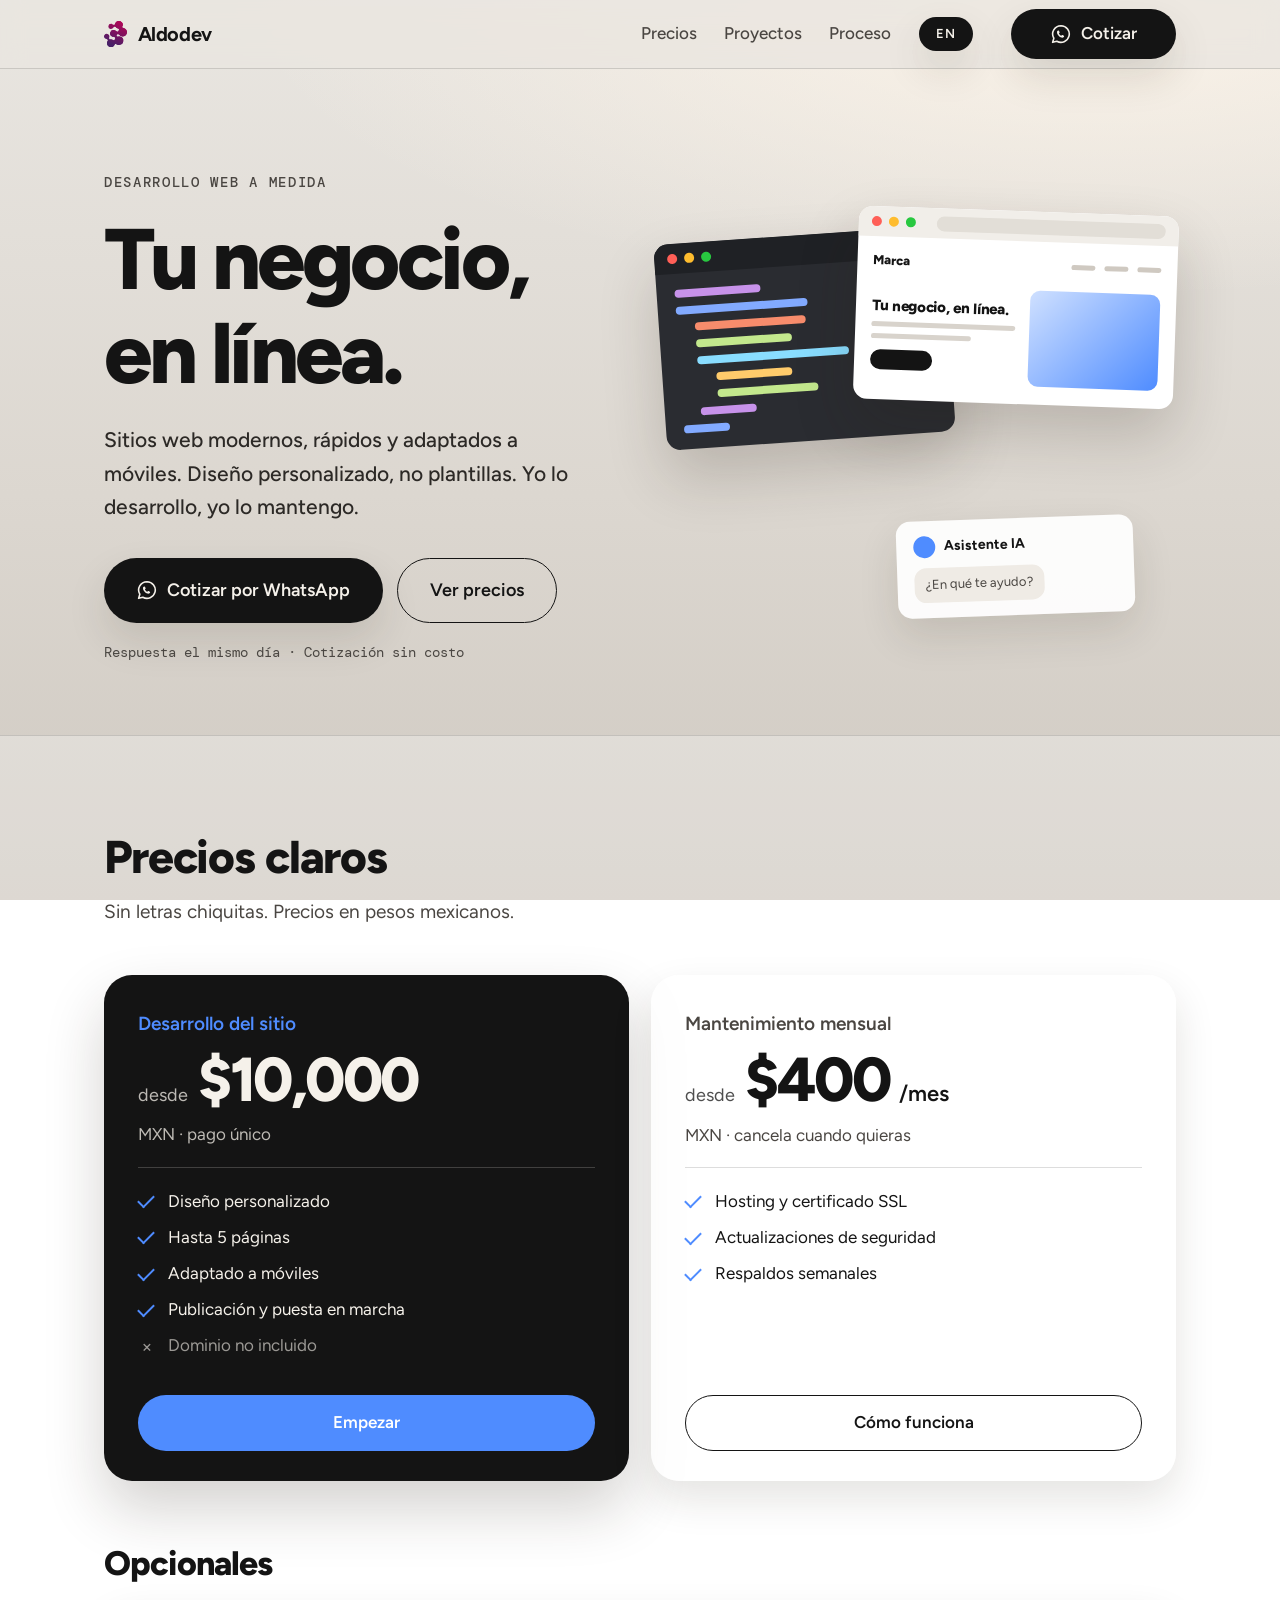
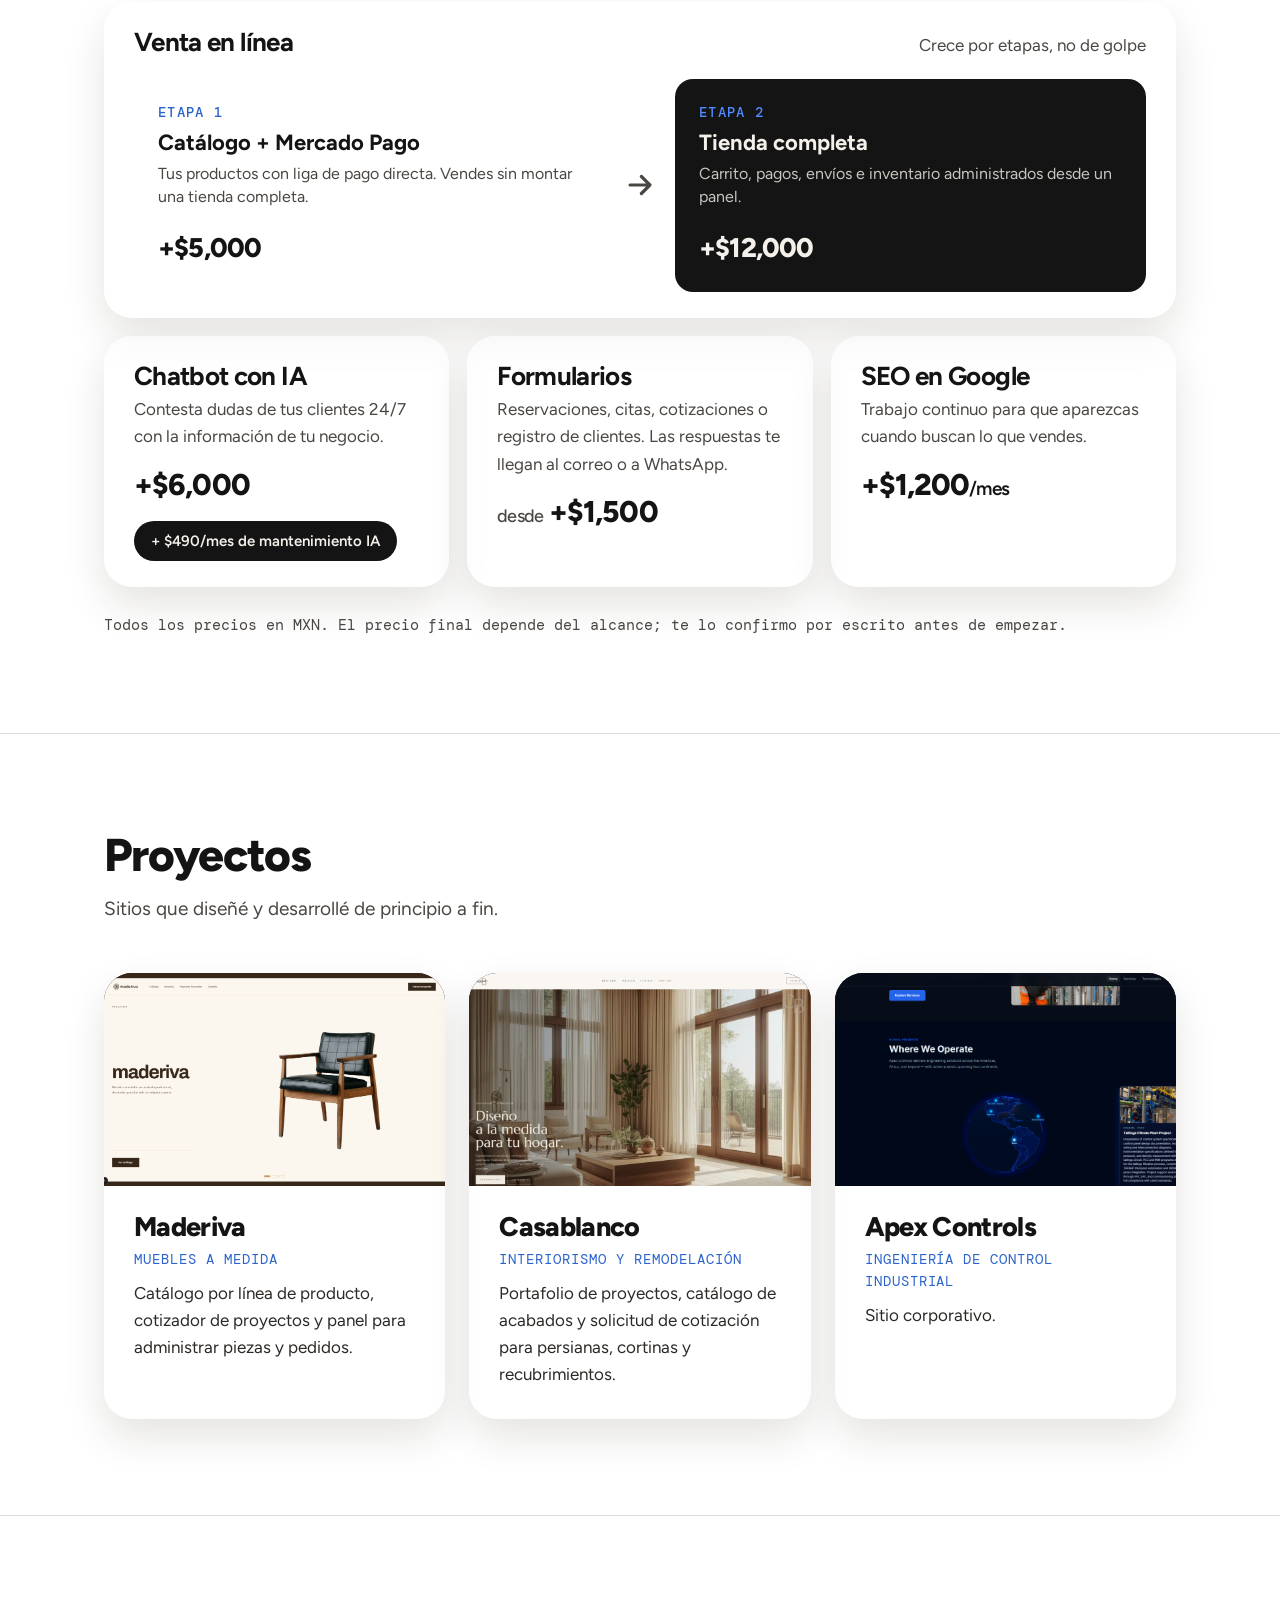
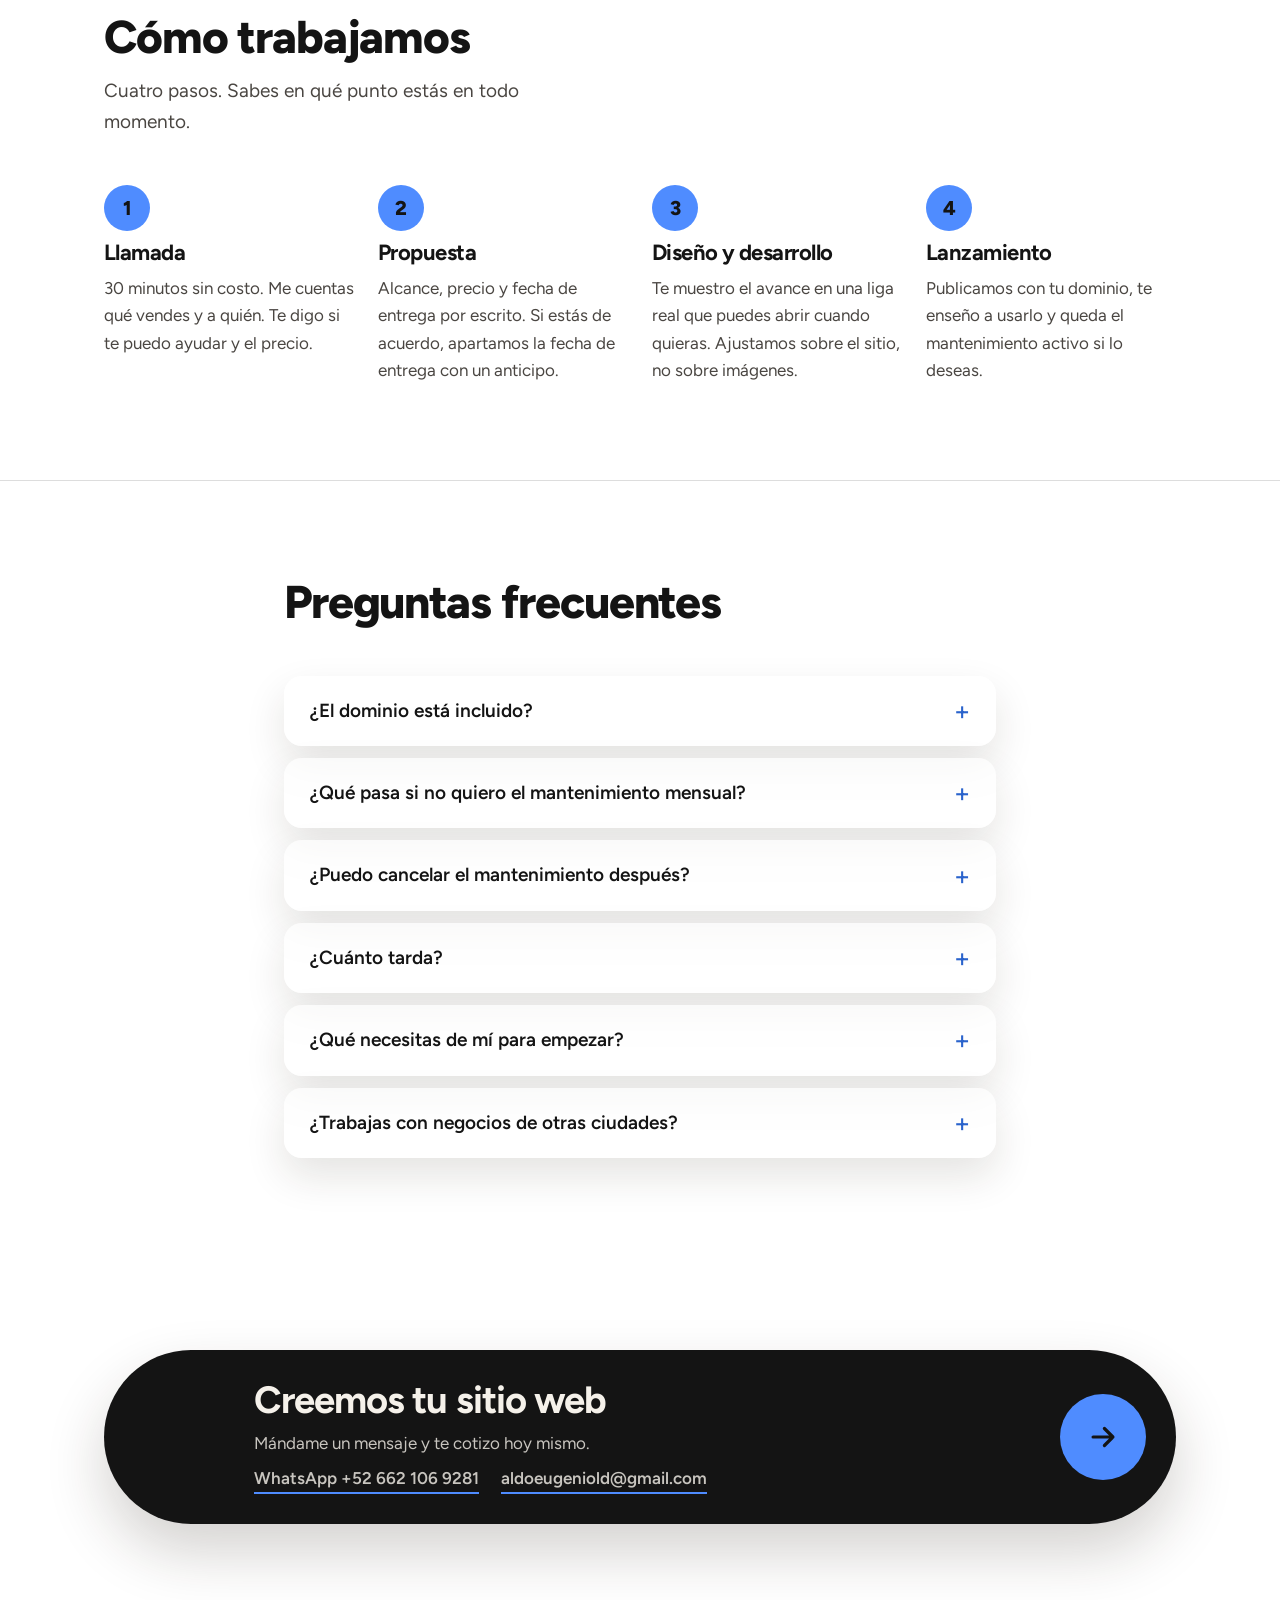
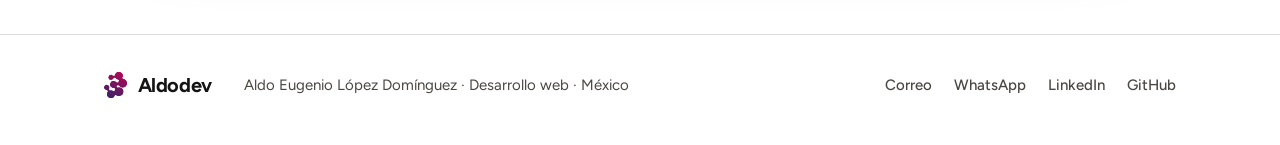
<file: index.html>
<!doctype html>
<html lang="es-MX">
<head>
<meta charset="utf-8">
<meta name="viewport" content="width=device-width, initial-scale=1">

<title>Aldodev — Desarrollo web profesional para negocios | Aldo López</title>
<meta name="description" content="Sitios web modernos, rápidos y adaptados a móviles para negocios en México. Desarrollo desde $10,000 MXN, mantenimiento desde $400 al mes. Tienda en línea, chatbot con IA y SEO.">
<link rel="canonical" href="https://aldoeugenio.dev/">

<meta name="theme-color" content="#e9e6e1">
<link rel="icon" type="image/svg+xml" href="assets/3dberry-icon.svg">
<link rel="alternate icon" href="assets/favicon.ico">

<meta property="og:type" content="website">
<meta property="og:locale" content="es_MX">
<meta property="og:site_name" content="Aldodev">
<meta property="og:url" content="https://aldoeugenio.dev/">
<meta property="og:title" content="Desarrollo web profesional para negocios — Aldodev">
<meta property="og:description" content="Sitios modernos, rápidos y adaptados a móviles. Desde $10,000 MXN. Tienda en línea, chatbot con IA y SEO.">
<meta name="twitter:card" content="summary_large_image">

<link rel="preconnect" href="https://fonts.googleapis.com">
<link rel="preconnect" href="https://fonts.gstatic.com" crossorigin>
<link href="https://fonts.googleapis.com/css2?family=Figtree:wght@400;500;600;700;800&family=DM+Mono:wght@400;500&display=swap" rel="stylesheet">
<link rel="stylesheet" href="assets/site.css">
</head>

<body>

<a class="skip" href="#contenido" data-i18n="skip">Ir al contenido</a>

<header class="site-head">
  <div class="wrap head-inner">
    <a class="brand" href="/">
      <img class="brand-mark" src="assets/3dberry-icon.svg" alt="" width="140" height="162">
      Aldodev
    </a>
    <nav class="head-nav" data-i18n-aria="nav.aria" aria-label="Secciones">
      <a href="#precios" data-i18n="nav.precios">Precios</a>
      <a href="#proyectos" data-i18n="nav.proyectos">Proyectos</a>
      <a href="#proceso" data-i18n="nav.proceso">Proceso</a>
    </nav>

    <button class="lang-btn" id="langBtn" type="button" aria-label="Switch to English">
      <span class="lang-stack" aria-hidden="true">
        <span>EN</span>
        <span>ES</span>
      </span>
    </button>

    <a class="btn btn-wa head-cta" data-wa href="https://wa.me/5216621069281?text=Hola%20Aldo%2C%20quiero%20cotizar%20un%20sitio%20web" target="_blank" rel="noopener">
      <svg class="ico" viewBox="0 0 24 24" aria-hidden="true"><path d="M12 2a10 10 0 0 0-8.6 15.1L2 22l5-1.3A10 10 0 1 0 12 2Z" fill="none" stroke="currentColor" stroke-width="1.9" stroke-linejoin="round"/><path d="M8.6 7.9c.3-.1.6 0 .8.3l.9 1.5c.1.3.1.6-.1.8l-.5.6c-.2.2-.2.4-.1.6.5 1 1.3 1.8 2.3 2.3.2.1.5.1.6-.1l.6-.5c.2-.2.5-.2.8-.1l1.5.9c.3.2.4.5.3.8-.2.8-1 1.4-1.9 1.4-2.9 0-6.6-3.7-6.6-6.6 0-.9.6-1.7 1.4-1.9Z" fill="currentColor"/></svg>
      <span data-i18n="cta.cotizar">Cotizar</span>
    </a>
  </div>
</header>

<main id="contenido">

  <section class="hero">
    <div class="wrap hero-inner">
      <div class="hero-copy">
        <p class="eyebrow" data-i18n="hero.eyebrow">Desarrollo web a medida</p>
        <h1 data-i18n-html="hero.h1">Tu negocio,<br>en línea.</h1>
        <p class="lede" data-i18n="hero.lede">
          Sitios web modernos, rápidos y adaptados a móviles.
          Diseño personalizado, no plantillas. Yo lo desarrollo, yo lo mantengo.
        </p>
        <div class="hero-actions">
          <a class="btn btn-wa btn-lg" data-wa href="https://wa.me/5216621069281?text=Hola%20Aldo%2C%20quiero%20cotizar%20un%20sitio%20web" target="_blank" rel="noopener">
            <svg class="ico" viewBox="0 0 24 24" aria-hidden="true"><path d="M12 2a10 10 0 0 0-8.6 15.1L2 22l5-1.3A10 10 0 1 0 12 2Z" fill="none" stroke="currentColor" stroke-width="1.9" stroke-linejoin="round"/><path d="M8.6 7.9c.3-.1.6 0 .8.3l.9 1.5c.1.3.1.6-.1.8l-.5.6c-.2.2-.2.4-.1.6.5 1 1.3 1.8 2.3 2.3.2.1.5.1.6-.1l.6-.5c.2-.2.5-.2.8-.1l1.5.9c.3.2.4.5.3.8-.2.8-1 1.4-1.9 1.4-2.9 0-6.6-3.7-6.6-6.6 0-.9.6-1.7 1.4-1.9Z" fill="currentColor"/></svg>
            <span data-i18n="hero.wa">Cotizar por WhatsApp</span>
          </a>
          <a class="btn btn-ghost btn-lg" href="#precios" data-i18n="hero.precios">Ver precios</a>
        </div>
        <p class="hero-note" data-i18n="hero.note">Respuesta el mismo día · Cotización sin costo</p>
      </div>

      <div class="mockup" aria-hidden="true">
        <div class="mk mk-code">
          <div class="mk-bar"><i></i><i></i><i></i></div>
          <div class="mk-lines">
            <span style="--w:34%;--c:#c792ea"></span><span style="--w:52%;--c:#82aaff"></span>
            <span style="--w:44%;--c:#f78c6c;--i:1"></span><span style="--w:38%;--c:#c3e88d;--i:1"></span>
            <span style="--w:60%;--c:#89ddff;--i:1"></span>
            <span style="--w:30%;--c:#ffcb6b;--i:2"></span><span style="--w:40%;--c:#c3e88d;--i:2"></span>
            <span style="--w:22%;--c:#c792ea;--i:1"></span><span style="--w:18%;--c:#82aaff"></span>
          </div>
        </div>
        <div class="mk mk-site">
          <div class="mk-bar light"><i></i><i></i><i></i><u></u></div>
          <div class="mk-site-body">
            <div class="mk-nav"><b data-i18n="mk.marca">Marca</b><span><i></i><i></i><i></i></span></div>
            <div class="mk-hero">
              <div class="mk-hero-copy">
                <strong data-i18n="mk.hero">Tu negocio, en línea.</strong>
                <span></span><span class="short"></span>
                <em></em>
              </div>
              <div class="mk-hero-img"></div>
            </div>
          </div>
        </div>
        <div class="mk mk-chat">
          <div class="mk-chat-head"><span class="dot"></span><b data-i18n="mk.ia">Asistente IA</b></div>
          <p data-i18n="mk.ayuda">¿En qué te ayudo?</p>
        </div>
      </div>
    </div>
  </section>

  <section id="precios" class="section section-alt">
    <div class="wrap">
      <header class="sec-head">
        <h2 data-i18n="precios.h2">Precios claros</h2>
        <p data-i18n="precios.sub">Sin letras chiquitas. Precios en pesos mexicanos.</p>
      </header>

      <div class="price-grid">
        <article class="price price-dark">
          <p class="price-kicker" data-i18n="p1.kicker">Desarrollo del sitio</p>
          <p class="price-amount"><span class="from" data-i18n="from">desde</span><b>$10,000</b></p>
          <p class="price-unit" data-i18n="p1.unit">MXN · pago único</p>
          <ul class="ticks">
            <li data-i18n="p1.t1">Diseño personalizado</li>
            <li data-i18n="p1.t2">Hasta 5 páginas</li>
            <li data-i18n="p1.t3">Adaptado a móviles</li>
            <li data-i18n="p1.t4">Publicación y puesta en marcha</li>
            <li class="tick-no" data-i18n="p1.t5">Dominio no incluido</li>
          </ul>
          <a class="btn btn-accent btn-block" data-wa href="https://wa.me/5216621069281?text=Hola%20Aldo%2C%20me%20interesa%20el%20desarrollo%20de%20un%20sitio%20web" target="_blank" rel="noopener" data-i18n="p1.btn">Empezar</a>
        </article>

        <article class="price">
          <p class="price-kicker" data-i18n="p2.kicker">Mantenimiento mensual</p>
          <p class="price-amount"><span class="from" data-i18n="from">desde</span><b>$400</b><span class="per" data-i18n="per">/mes</span></p>
          <p class="price-unit" data-i18n="p2.unit">MXN · cancela cuando quieras</p>
          <ul class="ticks">
            <li data-i18n="p2.t1">Hosting y certificado SSL</li>
            <li data-i18n="p2.t2">Actualizaciones de seguridad</li>
            <li data-i18n="p2.t3">Respaldos semanales</li>
          </ul>
          <a class="btn btn-ghost btn-block" href="#faq" data-i18n="p2.btn">Cómo funciona</a>
        </article>
      </div>

      <h3 class="opt-title" data-i18n="opt.title">Opcionales</h3>

      <article class="opt opt-wide">
        <header class="opt-head">
          <h4 data-i18n="venta.h4">Venta en línea</h4>
          <p data-i18n="venta.sub">Crece por etapas, no de golpe</p>
        </header>
        <div class="stages">
          <div class="stage">
            <p class="stage-tag" data-i18n="st1.tag">Etapa 1</p>
            <p class="stage-name" data-i18n="st1.name">Catálogo + Mercado Pago</p>
            <p class="stage-desc" data-i18n="st1.desc">Tus productos con liga de pago directa. Vendes sin montar una tienda completa.</p>
            <p class="stage-price">+$5,000</p>
          </div>
          <div class="stage-arrow" aria-hidden="true">
            <svg viewBox="0 0 24 24"><path d="M5 12h14M13 6l6 6-6 6" fill="none" stroke="currentColor" stroke-width="2.25" stroke-linecap="round" stroke-linejoin="round"/></svg>
          </div>
          <div class="stage stage-dark">
            <p class="stage-tag" data-i18n="st2.tag">Etapa 2</p>
            <p class="stage-name" data-i18n="st2.name">Tienda completa</p>
            <p class="stage-desc" data-i18n="st2.desc">Carrito, pagos, envíos e inventario administrados desde un panel.</p>
            <p class="stage-price">+$12,000</p>
          </div>
        </div>
      </article>

      <div class="opt-grid">
        <article class="opt">
          <h4 data-i18n="chat.h4">Chatbot con IA</h4>
          <p class="opt-desc" data-i18n="chat.desc">Contesta dudas de tus clientes 24/7 con la información de tu negocio.</p>
          <p class="opt-price">+$6,000</p>
          <p class="pill" data-i18n="chat.pill">+ $490/mes de mantenimiento IA</p>
        </article>
        <article class="opt">
          <h4 data-i18n="form.h4">Formularios</h4>
          <p class="opt-desc" data-i18n="form.desc">Reservaciones, citas, cotizaciones o registro de clientes. Las respuestas te llegan al correo o a WhatsApp.</p>
          <p class="opt-price"><span class="from" data-i18n="from">desde</span> +$1,500</p>
        </article>
        <article class="opt">
          <h4 data-i18n="seo.h4">SEO en Google</h4>
          <p class="opt-desc" data-i18n="seo.desc">Trabajo continuo para que aparezcas cuando buscan lo que vendes.</p>
          <p class="opt-price">+$1,200<span class="per" data-i18n="per">/mes</span></p>
        </article>
      </div>

      <p class="price-foot" data-i18n="price.foot">Todos los precios en MXN. El precio final depende del alcance; te lo confirmo por escrito antes de empezar.</p>
    </div>
  </section>

  <section id="proyectos" class="section">
    <div class="wrap">
      <header class="sec-head">
        <h2 data-i18n="proy.h2">Proyectos</h2>
        <p data-i18n="proy.sub">Sitios que diseñé y desarrollé de principio a fin.</p>
      </header>

      <div class="work-grid">
        <article class="work">
          <img src="assets/maderiva.png" data-i18n-alt="mad.alt" alt="Sitio de Maderiva: catálogo de muebles a medida" width="2144" height="1294" loading="lazy" decoding="async">
          <div class="work-body">
            <h3>Maderiva</h3>
            <p class="work-kind" data-i18n="mad.kind">Muebles a medida</p>
            <p data-i18n="mad.desc">Catálogo por línea de producto, cotizador de proyectos y panel para administrar piezas y pedidos.</p>
          </div>
        </article>

        <article class="work">
          <img src="assets/casablanco.png" data-i18n-alt="cas.alt" alt="Sitio de Casablanco: interiorismo y remodelación" width="2055" height="1302" loading="lazy" decoding="async">
          <div class="work-body">
            <h3>Casablanco</h3>
            <p class="work-kind" data-i18n="cas.kind">Interiorismo y remodelación</p>
            <p data-i18n="cas.desc">Portafolio de proyectos, catálogo de acabados y solicitud de cotización para persianas, cortinas y recubrimientos.</p>
          </div>
        </article>

        <article class="work">
          <img src="assets/apex.png" data-i18n-alt="apx.alt" alt="Sitio de Apex Controls: ingeniería de control industrial" width="2052" height="1050" loading="lazy" decoding="async">
          <div class="work-body">
            <h3>Apex Controls</h3>
            <p class="work-kind" data-i18n="apx.kind">Ingeniería de control industrial</p>
            <p data-i18n="apx.desc">Sitio corporativo.</p>
          </div>
        </article>
      </div>
    </div>
  </section>

  <!-- ─────────── Proceso ─────────── -->
  <section id="proceso" class="section section-alt">
    <div class="wrap">
      <header class="sec-head">
        <h2 data-i18n="proc.h2">Cómo trabajamos</h2>
        <p data-i18n="proc.sub">Cuatro pasos. Sabes en qué punto estás en todo momento.</p>
      </header>

      <ol class="steps">
        <li>
          <span class="step-n">1</span>
          <h3 data-i18n="s1.h3">Llamada</h3>
          <p data-i18n="s1.p">30 minutos sin costo. Me cuentas qué vendes y a quién. Te digo si te puedo ayudar y el precio.</p>
        </li>
        <li>
          <span class="step-n">2</span>
          <h3 data-i18n="s2.h3">Propuesta</h3>
          <p data-i18n="s2.p">Alcance, precio y fecha de entrega por escrito. Si estás de acuerdo, apartamos la fecha de entrega con un anticipo.</p>
        </li>
        <li>
          <span class="step-n">3</span>
          <h3 data-i18n="s3.h3">Diseño y desarrollo</h3>
          <p data-i18n="s3.p">Te muestro el avance en una liga real que puedes abrir cuando quieras. Ajustamos sobre el sitio, no sobre imágenes.</p>
        </li>
        <li>
          <span class="step-n">4</span>
          <h3 data-i18n="s4.h3">Lanzamiento</h3>
          <p data-i18n="s4.p">Publicamos con tu dominio, te enseño a usarlo y queda el mantenimiento activo si lo deseas.</p>
        </li>
      </ol>
    </div>
  </section>

  <section id="faq" class="section">
    <div class="wrap wrap-narrow">
      <header class="sec-head">
        <h2 data-i18n="faq.h2">Preguntas frecuentes</h2>
      </header>

      <div class="faq">
        <details>
          <summary data-i18n="q1">¿El dominio está incluido?</summary>
          <p data-i18n="a1">No. El dominio se contrata aparte y se paga cada año directamente al proveedor, para que quede a tu nombre: es tuyo, no mío. Yo te ayudo a elegirlo, registrarlo y dejarlo apuntando a tu sitio, sin costo extra.</p>
        </details>
        <details>
          <summary data-i18n="q2">¿Qué pasa si no quiero el mantenimiento mensual?</summary>
          <p data-i18n="a2">El sitio es tuyo y te lo entrego funcionando. El mantenimiento cubre hosting, SSL, respaldos y actualizaciones de seguridad. Sin él, esas tareas quedan de tu lado.</p>
        </details>
        <details>
          <summary data-i18n="q3">¿Puedo cancelar el mantenimiento después?</summary>
          <p data-i18n="a3">Cuando quieras, sin penalización. Te entrego el sitio y sus respaldos para migrarlo a tu gusto.</p>
        </details>
        <details>
          <summary data-i18n="q4">¿Cuánto tarda?</summary>
          <p data-i18n="a4">Un sitio de hasta 5 páginas normalmente toma de 2 a 3 semanas, contando el tiempo de tus revisiones ( max 2 revisiones mayores). La fecha exacta va en la cotización.</p>
        </details>
        <details>
          <summary data-i18n="q5">¿Qué necesitas de mí para empezar?</summary>
          <p data-i18n="a5">Tu logo, fotos de tu producto o local, y los textos básicos de tu negocio. Si no tienes textos, los redactamos juntos en la llamada o puedo generarlos solo yo.</p>
        </details>
        <details>
          <summary data-i18n="q6">¿Trabajas con negocios de otras ciudades?</summary>
          <p data-i18n="a6">Sí. Todo el proceso funciona por WhatsApp y videollamada.</p>
        </details>
      </div>
    </div>
  </section>

  <section id="contacto" class="section cta-section">
    <div class="wrap">
      <div class="cta">
        <div class="cta-copy">
          <h2 data-i18n="cta.h2">Creemos tu sitio web</h2>
          <p data-i18n="cta.p">Mándame un mensaje y te cotizo hoy mismo.</p>
          <p class="cta-links">
            <a data-wa href="https://wa.me/5216621069281?text=Hola%20Aldo%2C%20quiero%20cotizar%20un%20sitio%20web" target="_blank" rel="noopener">WhatsApp +52 662 106 9281</a>
            <a data-mail href="mailto:aldoeugeniold@gmail.com?subject=Cotizaci%C3%B3n%20de%20sitio%20web">aldoeugeniold@gmail.com</a>
          </p>
        </div>
        <a class="cta-circle" data-wa href="https://wa.me/5216621069281?text=Hola%20Aldo%2C%20quiero%20cotizar%20un%20sitio%20web" target="_blank" rel="noopener" data-i18n-aria="wa.aria" aria-label="Escribir por WhatsApp">
          <svg viewBox="0 0 24 24" aria-hidden="true"><path d="M5 12h14M13 6l6 6-6 6" fill="none" stroke="currentColor" stroke-width="2.25" stroke-linecap="round" stroke-linejoin="round"/></svg>
        </a>
      </div>
    </div>
  </section>

</main>

<footer class="site-foot">
  <div class="wrap foot-inner">
    <span class="brand">
      <img class="brand-mark" src="assets/3dberry-icon.svg" alt="" width="140" height="162">
      Aldodev
    </span>
    <p class="foot-by" data-i18n="foot.by">Aldo Eugenio López Domínguez · Desarrollo web · México</p>
    <nav class="foot-nav" data-i18n-aria="foot.aria" aria-label="Enlaces">
      <a data-mail href="mailto:aldoeugeniold@gmail.com" data-i18n="foot.correo">Correo</a>
      <a href="https://wa.me/5216621069281" target="_blank" rel="noopener">WhatsApp</a>
      <a href="https://www.linkedin.com/in/aldo-eugenio-l%C3%B3pez-dom%C3%ADnguez-3b4a16b6/" target="_blank" rel="noopener">LinkedIn</a>
      <a href="https://github.com/aldoeuge" target="_blank" rel="noopener">GitHub</a>
    </nav>
  </div>
</footer>

<a class="wa-float" data-wa href="https://wa.me/5216621069281?text=Hola%20Aldo%2C%20quiero%20cotizar%20un%20sitio%20web" target="_blank" rel="noopener" data-i18n-aria="wa.aria" aria-label="Escribir por WhatsApp">
  <svg viewBox="0 0 24 24" aria-hidden="true"><path d="M12 2a10 10 0 0 0-8.6 15.1L2 22l5-1.3A10 10 0 1 0 12 2Z" fill="none" stroke="currentColor" stroke-width="1.9" stroke-linejoin="round"/><path d="M8.6 7.9c.3-.1.6 0 .8.3l.9 1.5c.1.3.1.6-.1.8l-.5.6c-.2.2-.2.4-.1.6.5 1 1.3 1.8 2.3 2.3.2.1.5.1.6-.1l.6-.5c.2-.2.5-.2.8-.1l1.5.9c.3.2.4.5.3.8-.2.8-1 1.4-1.9 1.4-2.9 0-6.6-3.7-6.6-6.6 0-.9.6-1.7 1.4-1.9Z" fill="currentColor"/></svg>
</a>

<script type="application/ld+json">
{
  "@context": "https://schema.org",
  "@type": "ProfessionalService",
  "name": "Aldodev",
  "alternateName": "Aldo López — Desarrollo Web",
  "url": "https://aldoeugenio.dev/",
  "email": "aldoeugeniold@gmail.com",
  "telephone": "+526621069281",
  "priceRange": "$$",
  "areaServed": { "@type": "Country", "name": "México" },
  "founder": { "@type": "Person", "name": "Aldo Eugenio López Domínguez" },
  "knowsLanguage": ["es", "en"],
  "description": "Desarrollo de sitios web profesionales, tiendas en línea, chatbots con IA y SEO para negocios en México.",
  "hasOfferCatalog": {
    "@type": "OfferCatalog",
    "name": "Servicios de desarrollo web",
    "itemListElement": [
      { "@type": "Offer", "priceCurrency": "MXN", "price": "10000", "itemOffered": { "@type": "Service", "name": "Desarrollo de sitio web" } },
      { "@type": "Offer", "priceCurrency": "MXN", "price": "400", "itemOffered": { "@type": "Service", "name": "Mantenimiento mensual" } },
      { "@type": "Offer", "priceCurrency": "MXN", "price": "5000", "itemOffered": { "@type": "Service", "name": "Catálogo con Mercado Pago" } },
      { "@type": "Offer", "priceCurrency": "MXN", "price": "12000", "itemOffered": { "@type": "Service", "name": "Tienda en línea completa" } },
      { "@type": "Offer", "priceCurrency": "MXN", "price": "6000", "itemOffered": { "@type": "Service", "name": "Chatbot con IA" } },
      { "@type": "Offer", "priceCurrency": "MXN", "price": "1500", "itemOffered": { "@type": "Service", "name": "Formularios de reservación, cita y cotización" } },
      { "@type": "Offer", "priceCurrency": "MXN", "price": "1200", "itemOffered": { "@type": "Service", "name": "SEO mensual" } }
    ]
  }
}
</script>

<script src="assets/i18n.js" defer></script>

</body>
</html>
</file>
<file: assets/site.css>
:root {
  --ink: #141414;
  --ink-2: #2c2926;
  --ink-3: #4a4642;
  --paper: #e9e6e1;
  --paper-2: #dcd7d0;
  --paper-3: #cfc9c1;
  --cream: #fbf3e8;
  --card: rgba(255, 255, 255, .7);
  --card-solid: #fff;
  --accent: #4f8cff;
  --accent-soft: #cfe0ff;
  --accent-text: #2a63cc;
  --wa: #25d366;
  --line: rgba(20, 20, 20, .14);
  --radius: 28px;
  --radius-sm: 18px;
  --shadow: 0 18px 40px rgba(40, 30, 20, .12);
  --shadow-lg: 0 28px 60px rgba(40, 30, 20, .2);
  --sans: 'Figtree', -apple-system, BlinkMacSystemFont, 'Segoe UI', sans-serif;
  --mono: 'DM Mono', ui-monospace, monospace;
  --wrap: 1120px;
}

*, *::before, *::after { box-sizing: border-box; }

html { scroll-behavior: smooth; -webkit-text-size-adjust: 100%; }
@media (prefers-reduced-motion: reduce) {
  html { scroll-behavior: auto; }
  * { animation: none !important; transition: none !important; }
}

body {
  margin: 0;
  font-family: var(--sans);
  color: var(--ink);
  background:
    radial-gradient(120% 60% at 85% 0%, var(--cream) 0%, rgba(251, 243, 232, 0) 55%),
    linear-gradient(180deg, var(--paper) 0%, var(--paper-2) 55%, var(--paper-3) 100%);
  background-attachment: fixed;
  font-size: 17px;
  line-height: 1.6;
  -webkit-font-smoothing: antialiased;
}

img { max-width: 100%; height: auto; display: block; }
a { color: inherit; }
h1, h2, h3, h4 { margin: 0; letter-spacing: -.025em; line-height: 1.1; text-wrap: balance; }
p { margin: 0; }
ul, ol { margin: 0; padding: 0; list-style: none; }

.wrap { width: 100%; max-width: var(--wrap); margin-inline: auto; padding-inline: 24px; }
.wrap-narrow { max-width: 760px; }

.skip {
  position: absolute; left: -9999px; top: 0; z-index: 100;
  background: var(--ink); color: #f5f1ea; padding: 12px 20px; border-radius: 0 0 12px 0;
}
.skip:focus { left: 0; }

:where(a, button, summary):focus-visible {
  outline: 3px solid var(--accent);
  outline-offset: 3px;
  border-radius: 6px;
}

.brand {
  display: inline-flex; align-items: center; gap: 11px;
  font-weight: 700; font-size: 20px; letter-spacing: -.02em; text-decoration: none;
}

.brand-mark { height: 26px; width: auto; flex-shrink: 0; }

.btn {
  display: inline-flex; align-items: center; justify-content: center; gap: 10px;
  font: inherit; font-weight: 600; text-decoration: none; white-space: nowrap;
  padding: 13px 24px; border-radius: 999px; border: 1.5px solid transparent;
  cursor: pointer; transition: transform .15s ease, box-shadow .15s ease, background .15s ease;
}
.btn:hover { transform: translateY(-2px); }
.btn-lg { padding: 17px 32px; font-size: 18px; }
.btn-block { width: 100%; margin-top: auto; }
.btn .ico { width: 20px; height: 20px; flex-shrink: 0; }

.btn-wa { background: var(--ink); color: #f5f1ea; box-shadow: var(--shadow); }
.btn-wa:hover { background: #000; }
.btn-accent { background: var(--accent); color: #fff; }
.btn-accent:hover { background: #3a79f0; }
.btn-ghost { border-color: var(--ink); color: var(--ink); }
.btn-ghost:hover { background: rgba(20, 20, 20, .06); }

.site-head {
  position: sticky; top: 0; z-index: 50;
  background: rgba(233, 230, 225, .82);
  backdrop-filter: saturate(160%) blur(12px);
  border-bottom: 1px solid var(--line);
}
.head-inner { display: flex; align-items: center; gap: 28px; min-height: 68px; }
.head-nav { display: flex; gap: 26px; margin-left: auto; font-weight: 500; }
.head-nav a { text-decoration: none; color: var(--ink-3); text-align: center; }
.head-nav a:hover { color: var(--ink); }

.head-nav a:nth-child(1) { min-width: 58px; }
.head-nav a:nth-child(2) { min-width: 78px; }
.head-nav a:nth-child(3) { min-width: 63px; }
.head-cta { min-width: 165px; }
.head-cta { padding: 10px 20px; }

.lang-btn {
  position: relative; flex-shrink: 0;
  width: 54px; height: 34px; padding: 0;
  border: 0; border-radius: 999px;
  background: var(--ink); color: #f5f1ea;
  font: inherit; font-size: 13px; font-weight: 600; letter-spacing: .08em;
  overflow: hidden; cursor: pointer;
  box-shadow: var(--shadow);
  transition: transform .2s cubic-bezier(.34, 1.4, .64, 1), box-shadow .2s ease;
}
.lang-btn + .head-cta { margin-left: 10px; }
.lang-btn:hover { transform: translateY(-2px); }
.lang-btn:active { transform: translateY(0) scale(.96); }

.lang-stack {
  display: flex; flex-direction: column;
  transition: transform .5s cubic-bezier(.76, 0, .18, 1);
}
.lang-stack span {
  height: 34px; flex-shrink: 0;
  display: flex; align-items: center; justify-content: center;
}
body.lang-en .lang-stack { transform: translateY(-34px); }

.lang-btn::after {
  content: ""; position: absolute; inset: 0;
  background: linear-gradient(100deg, transparent 20%, rgba(255, 255, 255, .55) 50%, transparent 80%);
  transform: translateX(-120%);
}
.lang-btn.is-pulsing::after {
  animation: lang-sheen .7s cubic-bezier(.4, 0, .2, 1);
}
@keyframes lang-sheen {
  to { transform: translateX(120%); }
}

main, .site-foot {
  transition: opacity .19s ease, filter .19s ease;
}
body.lang-swapping main,
body.lang-swapping .site-foot {
  opacity: .28; filter: blur(3px);
}

@media (prefers-reduced-motion: reduce) {
  .lang-stack, .lang-btn, main, .site-foot { transition: none; }
  .lang-btn.is-pulsing::after { animation: none; }
}

@media (max-width: 860px) {
  .head-nav { display: none; }
  .head-inner { gap: 12px; }
  .lang-btn { margin-left: auto; }
  .lang-btn + .head-cta { margin-left: 0; }
}

.hero { padding: clamp(48px, 8vw, 104px) 0 clamp(40px, 6vw, 72px); }
.hero-inner {
  display: grid; grid-template-columns: minmax(0, 1fr) minmax(0, 1.05fr);
  gap: clamp(32px, 5vw, 64px); align-items: center;
}
.eyebrow {
  font-family: var(--mono); font-size: 14px; font-weight: 500;
  text-transform: uppercase; letter-spacing: .12em; color: var(--ink-3);
  margin-bottom: 18px;
}
.hero h1 { font-size: clamp(50px, 8.5vw, 86px); font-weight: 800; letter-spacing: -.04em; }
.lede {
  margin-top: 22px; font-size: clamp(18px, 2vw, 21px); color: var(--ink-2);
  max-width: 34ch; font-weight: 500;
}
.hero-actions { display: flex; flex-wrap: wrap; gap: 14px; margin-top: 34px; }
.hero-note {
  margin-top: 18px; font-family: var(--mono); font-size: 14px; color: var(--ink-3);
}

.mockup { position: relative; aspect-ratio: 5 / 4; min-height: 340px; }
.mk { position: absolute; border-radius: 14px; overflow: hidden; }
.mk-bar {
  height: 30px; background: #1f2125; display: flex; align-items: center; gap: 7px; padding: 0 13px;
}
.mk-bar.light { background: #f1eee9; }
.mk-bar i { width: 10px; height: 10px; border-radius: 50%; background: #ff5f57; }
.mk-bar i:nth-child(2) { background: #febc2e; }
.mk-bar i:nth-child(3) { background: #28c840; }
.mk-bar u { margin-left: 14px; flex: 1; height: 15px; border-radius: 8px; background: #e2ded7; }

.mk-code {
  left: 0; top: 6%; width: 56%; background: #2a2c31;
  box-shadow: var(--shadow-lg); transform: rotate(-4deg);
}
.mk-lines { padding: 16px 18px; display: flex; flex-direction: column; gap: 9px; }
.mk-lines span {
  height: 8px; border-radius: 4px;
  width: var(--w); background: var(--c);
  margin-left: calc(var(--i, 0) * 18px);
}

.mk-site {
  right: 0; top: 0; width: 62%; background: var(--card-solid);
  box-shadow: var(--shadow-lg); z-index: 2; transform: rotate(2deg);
}
.mk-site-body { padding: 14px 16px 18px; }
.mk-nav { display: flex; justify-content: space-between; align-items: center; margin-bottom: 14px; }
.mk-nav b { font-size: 13px; font-weight: 800; }
.mk-nav span { display: flex; gap: 9px; }
.mk-nav i { width: 24px; height: 5px; border-radius: 3px; background: var(--paper-3); }
.mk-hero { display: grid; grid-template-columns: 1.1fr 1fr; gap: 14px; align-items: center; }
.mk-hero-copy { display: flex; flex-direction: column; gap: 7px; }
.mk-hero-copy strong { font-size: 15px; font-weight: 800; line-height: 1.1; letter-spacing: -.02em; }
.mk-hero-copy span { height: 5px; border-radius: 3px; background: #d8d3cc; }
.mk-hero-copy span.short { width: 70%; }
.mk-hero-copy em { height: 20px; width: 62px; border-radius: 10px; background: var(--ink); margin-top: 4px; }
.mk-hero-img {
  height: 96px; border-radius: 10px;
  background: linear-gradient(135deg, var(--accent-soft), var(--accent));
}

.mk-chat {
  right: 8%; bottom: 2%; width: 46%; z-index: 3;
  background: rgba(255, 255, 255, .92); box-shadow: var(--shadow);
  padding: 15px 17px; transform: rotate(-2deg);
}
.mk-chat-head { display: flex; align-items: center; gap: 9px; margin-bottom: 10px; }
.mk-chat-head .dot { width: 22px; height: 22px; border-radius: 50%; background: var(--accent); }
.mk-chat-head b { font-size: 14px; }
.mk-chat p {
  display: inline-block; background: #efebe5; border-radius: 12px;
  padding: 7px 11px; font-size: 13px; color: var(--ink-3);
}

@media (max-width: 900px) {
  .hero-inner { grid-template-columns: 1fr; }
  .lede { max-width: 50ch; }
  .mockup { order: -1; aspect-ratio: 16 / 11; min-height: 0; }
}
@media (max-width: 560px) {
  .mockup { display: none; }
}

.section { padding: clamp(56px, 8vw, 96px) 0; }
.section-alt { background: rgba(255, 255, 255, .28); border-block: 1px solid var(--line); }
.sec-head { margin-bottom: clamp(32px, 5vw, 48px); max-width: 44ch; }
.sec-head h2 { font-size: clamp(32px, 4.4vw, 46px); font-weight: 800; }
.sec-head p { margin-top: 14px; font-size: 19px; color: var(--ink-3); }

.price-grid {
  display: grid; grid-template-columns: repeat(auto-fit, minmax(300px, 1fr)); gap: 22px;
}
.price {
  display: flex; flex-direction: column; gap: 10px;
  background: var(--card); border-radius: var(--radius); padding: 34px 34px 30px;
  box-shadow: var(--shadow);
}
.price-dark { background: var(--ink); color: #f5f1ea; box-shadow: var(--shadow-lg); }
.price-kicker { font-size: 19px; font-weight: 600; color: var(--ink-3); }
.price-dark .price-kicker { color: var(--accent); }
.price-amount { display: flex; align-items: baseline; gap: 10px; flex-wrap: wrap; }
.price-amount .from { font-size: 18px; opacity: .75; }
.price-amount b { font-size: clamp(46px, 6vw, 62px); font-weight: 800; letter-spacing: -.04em; line-height: 1; }
.price-amount .per { font-size: 22px; font-weight: 600; }
.price-unit { font-size: 17px; color: var(--ink-3); }
.price-dark .price-unit { color: rgba(245, 241, 234, .75); }

.ticks {
  display: flex; flex-direction: column; gap: 9px; margin: 8px 0 26px;
  border-top: 1px solid var(--line); padding-top: 20px;
}
.price-dark .ticks { border-color: rgba(245, 241, 234, .2); }
.ticks li { position: relative; padding-left: 30px; }
.ticks li::before {
  content: ""; position: absolute; left: 0; top: .45em;
  width: 16px; height: 9px; border: 2.5px solid var(--accent);
  border-top: 0; border-right: 0; transform: rotate(-45deg);
}

.ticks .tick-no { opacity: .6; }
.ticks .tick-no::before {
  content: "×"; border: 0; transform: none;
  width: auto; height: auto; top: 0; left: 3px;
  font-size: 19px; line-height: inherit; color: currentColor;
}

.opt-title {
  font-size: clamp(26px, 3.4vw, 34px); font-weight: 800;
  margin: clamp(44px, 6vw, 64px) 0 20px;
}
.opt {
  background: rgba(255, 255, 255, .6); border-radius: var(--radius);
  padding: 26px 30px; box-shadow: var(--shadow);
}
.opt-wide { margin-bottom: 18px; }
.opt-head {
  display: flex; justify-content: space-between; align-items: baseline;
  gap: 16px; flex-wrap: wrap; margin-bottom: 20px;
}
.opt h4 { font-size: 26px; font-weight: 700; }
.opt-head p { color: var(--ink-3); font-size: 17px; }
.opt-desc { color: var(--ink-3); margin-top: 6px; }
.opt-price { font-size: 30px; font-weight: 800; margin-top: 10px; letter-spacing: -.03em; }
.opt-price .per { font-size: 19px; font-weight: 600; }
.opt-price .from { font-size: 18px; font-weight: 500; color: var(--ink-3); }
.pill {
  display: inline-block; margin-top: 12px; font-size: 15px; font-weight: 600;
  background: var(--ink); color: #f5f1ea; border-radius: 999px; padding: 8px 17px;
}
.opt-grid { display: grid; grid-template-columns: repeat(auto-fit, minmax(280px, 1fr)); gap: 18px; }

.stages { display: grid; grid-template-columns: 1fr auto 1fr; gap: 18px; align-items: stretch; }
.stage {
  background: var(--card-solid); border-radius: var(--radius-sm); padding: 22px 24px;
  display: flex; flex-direction: column; gap: 6px;
}
.stage-dark { background: var(--ink); color: #f5f1ea; }
.stage-tag {
  font-family: var(--mono); font-size: 14px; font-weight: 500;
  text-transform: uppercase; letter-spacing: .09em; color: var(--accent-text);
}
.stage-dark .stage-tag { color: var(--accent); }
.stage-name { font-size: 22px; font-weight: 700; line-height: 1.2; }
.stage-desc { font-size: 16px; color: var(--ink-3); line-height: 1.45; }
.stage-dark .stage-desc { color: rgba(245, 241, 234, .8); }
.stage-price { font-size: 27px; font-weight: 800; margin-top: auto; padding-top: 12px; letter-spacing: -.03em; }
.stage-arrow { display: flex; align-items: center; color: var(--ink-3); }
.stage-arrow svg { width: 34px; height: 34px; }

@media (max-width: 720px) {
  .stages { grid-template-columns: 1fr; }
  .stage-arrow { justify-content: center; transform: rotate(90deg); }
}

.price-foot {
  margin-top: 26px; font-size: 15px; color: var(--ink-3); font-family: var(--mono);
}

.work-grid { display: grid; grid-template-columns: repeat(auto-fit, minmax(320px, 1fr)); gap: 24px; }
.work {
  background: var(--card); border-radius: var(--radius); overflow: hidden;
  box-shadow: var(--shadow); display: flex; flex-direction: column;
}
.work > img {
  aspect-ratio: 16 / 10; object-fit: cover; object-position: top center;
  width: 100%; background: var(--ink);
}
.work-body { padding: 26px 30px 30px; display: flex; flex-direction: column; gap: 10px; }
.work h3 { font-size: 27px; font-weight: 800; }
.work-kind {
  font-family: var(--mono); font-size: 14px; text-transform: uppercase;
  letter-spacing: .07em; color: var(--accent-text); margin-top: -4px;
}
.work-body > p:not([class]) { color: var(--ink-2); }
.steps { display: grid; grid-template-columns: repeat(auto-fit, minmax(230px, 1fr)); gap: 24px; }
.steps li { display: flex; flex-direction: column; gap: 10px; }
.step-n {
  width: 46px; height: 46px; border-radius: 50%;
  background: var(--accent); color: var(--ink);
  display: flex; align-items: center; justify-content: center;
  font-weight: 800; font-size: 20px;
}
.steps h3 { font-size: 22px; font-weight: 700; }
.steps p { color: var(--ink-3); }

.faq { display: flex; flex-direction: column; gap: 12px; }
.faq details {
  background: var(--card); border-radius: var(--radius-sm); padding: 20px 26px;
  box-shadow: var(--shadow);
}
.faq summary {
  cursor: pointer; font-size: 19px; font-weight: 600; list-style: none;
  display: flex; justify-content: space-between; align-items: center; gap: 16px;
}
.faq summary::-webkit-details-marker { display: none; }
.faq summary::after {
  content: "+"; font-size: 26px; font-weight: 500; color: var(--accent-text);
  line-height: 1; flex-shrink: 0;
}
.faq details[open] summary::after { content: "–"; }
.faq details p { margin-top: 14px; color: var(--ink-2); }

.cta-section { padding-bottom: clamp(64px, 9vw, 110px); }
.cta {
  display: flex; justify-content: space-between; align-items: center; gap: 28px;
  background: var(--ink); color: #f5f1ea;
  border-radius: 999px; padding: 30px 30px 30px 150px;
  box-shadow: var(--shadow-lg);
}
.cta h2 { font-size: clamp(27px, 3.6vw, 38px); font-weight: 700; }
.cta-copy > p { margin-top: 8px; color: rgba(245, 241, 234, .8); }
.cta-links { display: flex; flex-wrap: wrap; gap: 8px 22px; margin-top: 14px; }
.cta-links a { font-weight: 600; text-decoration: none; border-bottom: 2px solid var(--accent); }
.cta-circle {
  width: 86px; height: 86px; border-radius: 50%; flex-shrink: 0;
  background: var(--accent); color: var(--ink);
  display: flex; align-items: center; justify-content: center;
  transition: transform .15s ease;
}
.cta-circle:hover { transform: scale(1.06); }
.cta-circle svg { width: 34px; height: 34px; }

@media (max-width: 720px) {
  .cta { flex-direction: column; align-items: flex-start; border-radius: var(--radius); padding: 32px; }
}

.site-foot { border-top: 1px solid var(--line); padding: 34px 0 44px; }
.foot-inner {
  display: flex; align-items: center; gap: 18px 32px; flex-wrap: wrap;
}
.foot-by { font-size: 15px; color: var(--ink-3); }
.foot-nav { display: flex; gap: 22px; margin-left: auto; font-size: 15px; font-weight: 500; }
.foot-nav a { text-decoration: none; color: var(--ink-3); }
.foot-nav a:hover { color: var(--ink); }

.wa-float {
  position: fixed; right: 18px; bottom: 18px; z-index: 60;
  width: 56px; height: 56px; border-radius: 50%;
  background: var(--wa); color: #fff;
  display: none; align-items: center; justify-content: center;
  box-shadow: 0 10px 28px rgba(0, 0, 0, .28);
}
.wa-float svg { width: 30px; height: 30px; }
@media (max-width: 860px) {
  .wa-float { display: flex; }
}
</file>
